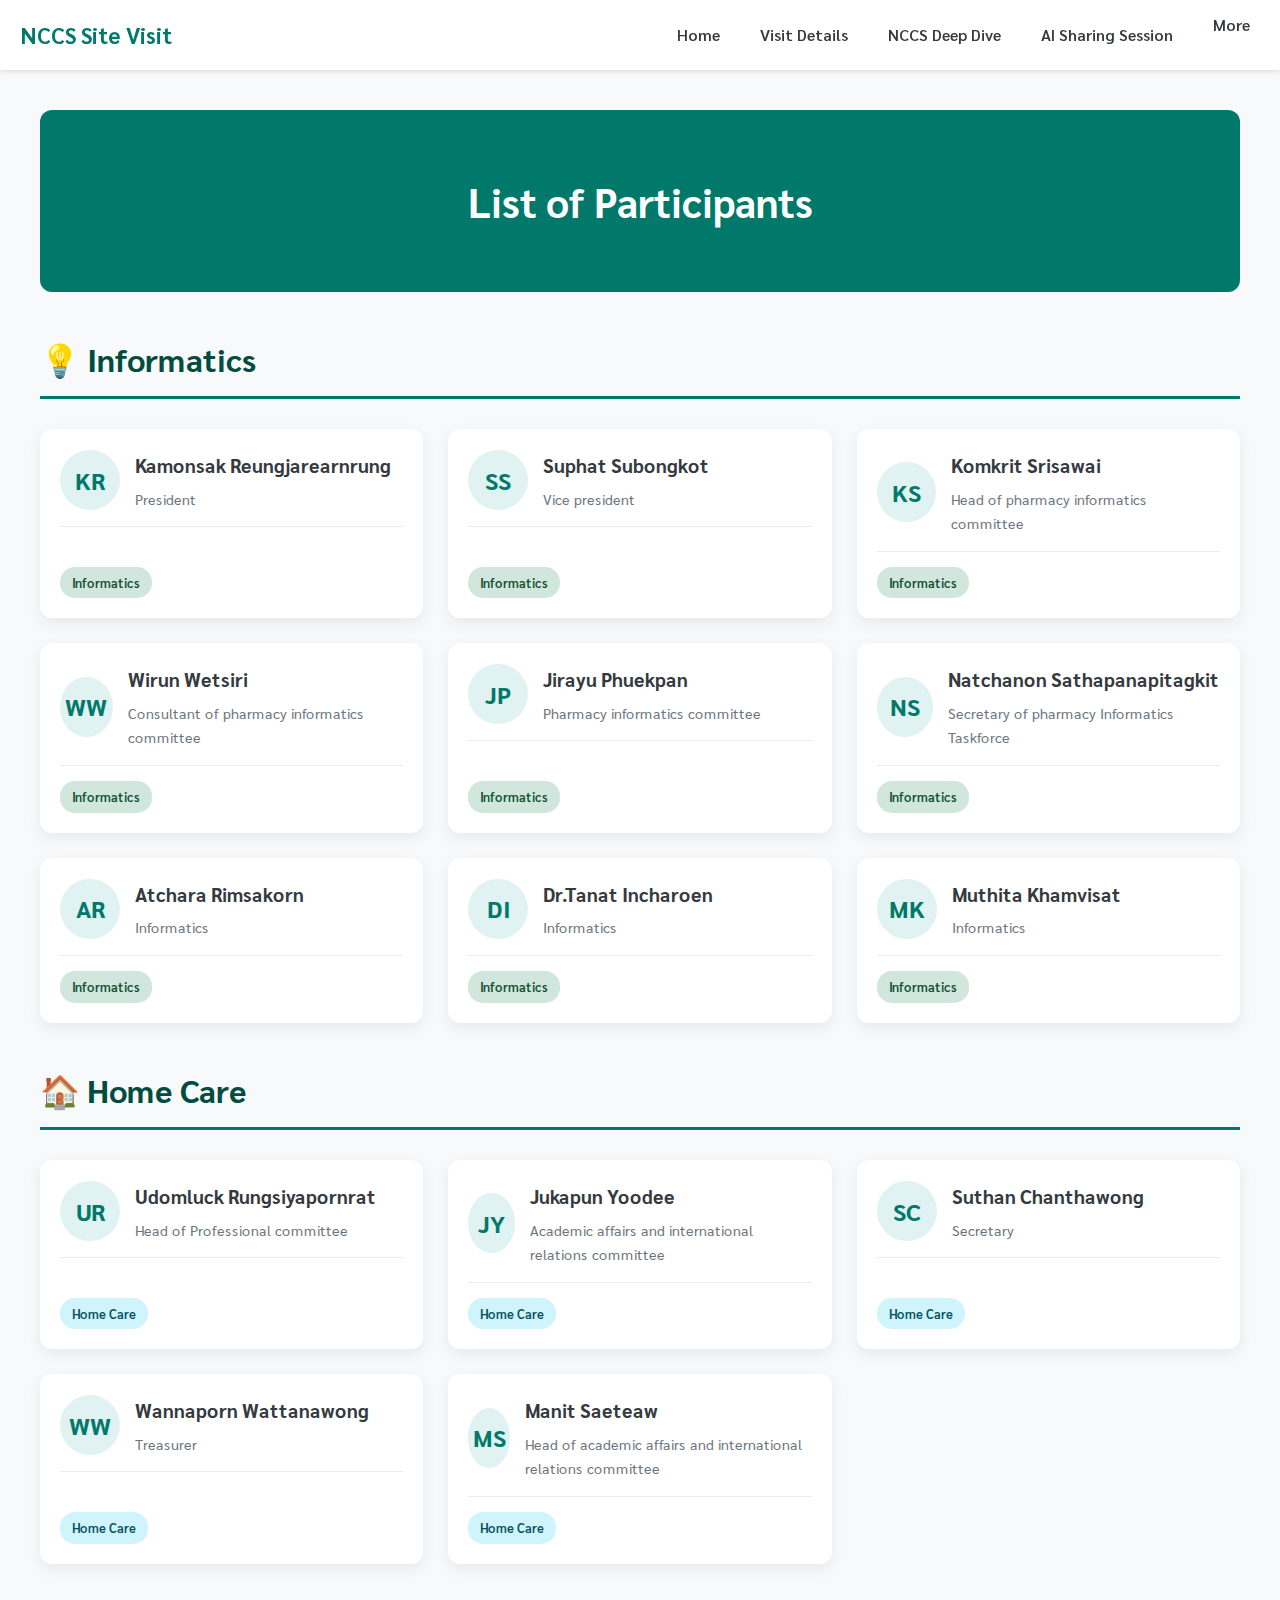
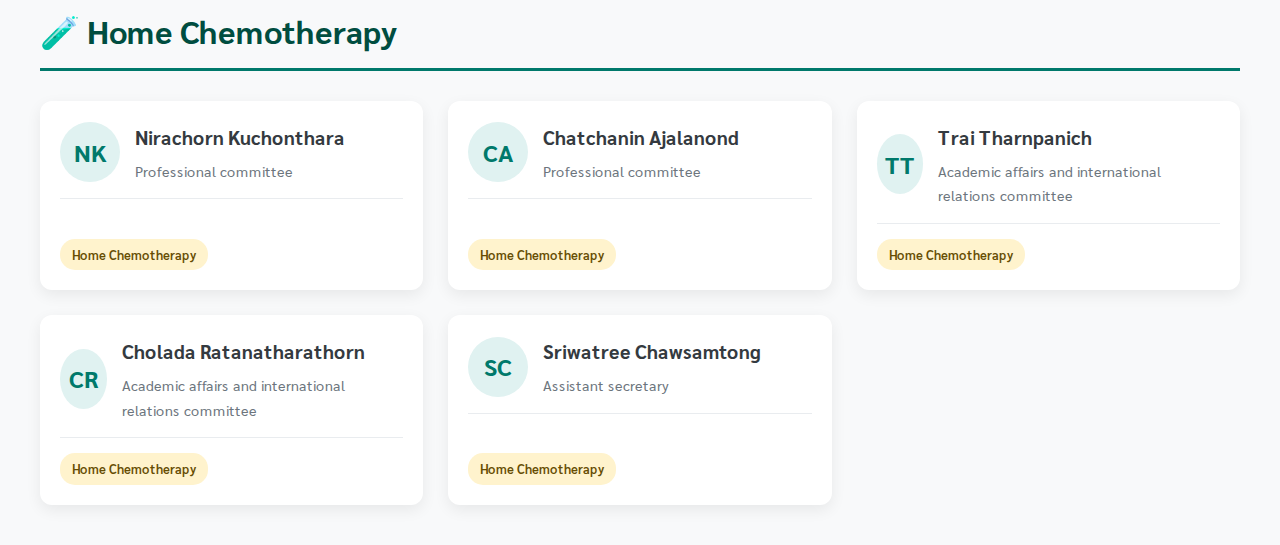
<file: Participants.html>
<!DOCTYPE html>
<html lang="th">
<head>
    <meta charset="UTF-8">
    <meta name="viewport" content="width=device-width, initial-scale=1.0">
    <title>List of Participants</title>
    <link rel="preconnect" href="https://fonts.googleapis.com">
    <link rel="preconnect" href="https://fonts.gstatic.com" crossorigin>
    <link href="https://fonts.googleapis.com/css2?family=Sarabun:wght@400;600;700;800&display=swap" rel="stylesheet">
    <style>
        body {
            font-family: 'Sarabun', sans-serif;
            background-color: #f8f9fa;
            color: #343a40;
            margin: 0;
            padding-top: 70px; /* Space for fixed navbar */
            line-height: 1.7;
        }
        /* Navbar Styles */
        .navbar {
            background-color: #fff;
            box-shadow: 0 2px 4px rgba(0,0,0,0.1);
            position: fixed;
            top: 0;
            left: 0;
            right: 0;
            z-index: 1000;
            display: flex;
            justify-content: space-between;
            align-items: center;
            padding: 0 20px;
            height: 70px;
        }
        .navbar-brand {
            font-weight: 700;
            font-size: 1.4em;
            color: #00796b;
            text-decoration: none;
        }
        .navbar-links {
            display: flex;
            gap: 20px;
        }
        .navbar-links a {
            text-decoration: none;
            color: #343a40;
            font-weight: 600;
            padding: 10px;
            border-radius: 6px;
            transition: background-color 0.2s;
        }
        .navbar-links a:hover, .navbar-links a.active {
            background-color: #e0f2f1;
            color: #004d40;
        }
        .dropdown {
            position: relative;
        }
        .dropdown-content {
            display: none;
            position: absolute;
            top: 100%;
            right: 0;
            background-color: #fff;
            min-width: 200px;
            box-shadow: 0 8px 16px rgba(0,0,0,0.2);
            border-radius: 8px;
            padding: 10px 0;
        }
        .dropdown-content a {
            display: block;
            padding: 12px 16px;
        }
        .dropdown:hover .dropdown-content {
            display: block;
        }
        /* Mobile Responsive */
        .menu-toggle {
            display: none;
            flex-direction: column;
            justify-content: space-between;
            width: 30px;
            height: 21px;
            cursor: pointer;
            padding: 5px;
        }
        .menu-toggle span {
            height: 3px;
            width: 100%;
            background-color: #343a40;
            transition: 0.3s;
            border-radius: 3px;
        }
        @media (max-width: 992px) {
            .navbar-links {
                position: fixed;
                left: -100%;
                top: 70px;
                flex-direction: column;
                background-color: white;
                width: 100%;
                text-align: center;
                transition: 0.3s;
                box-shadow: 0 10px 27px rgba(0,0,0,0.05);
                padding: 20px 0;
            }
            .navbar-links.active {
                left: 0;
            }
            .navbar-links a {
                padding: 15px;
                display: block;
                border-bottom: 1px solid #e9ecef;
            }
            .dropdown {
                width: 100%;
            }
            .dropdown-content {
                position: static;
                box-shadow: none;
                border-radius: 0;
                display: none;
                background-color: #f8f9fa;
            }
            .dropdown.active .dropdown-content {
                display: block;
            }
            .menu-toggle {
                display: flex;
            }
        }
        /* Main Content Styles */
        .container {
            max-width: 1200px;
            margin: 0 auto;
            padding: 40px 20px;
        }
        .hero {
            text-align: center;
            padding: 30px 20px;
            background-color: #00796b;
            color: white;
            border-radius: 12px;
            margin-bottom: 40px;
        }
        .hero h1 { font-size: 2.5em; }
        h2 { font-size: 2em; color: #004d40; border-bottom: 3px solid #00796b; padding-bottom: 10px; margin-top: 40px; margin-bottom: 30px; }
        .participants-grid { display: grid; grid-template-columns: repeat(auto-fill, minmax(300px, 1fr)); gap: 25px; }
        .participant-card { background: #fff; border-radius: 12px; box-shadow: 0 5px 15px rgba(0,0,0,0.07); padding: 20px; display: flex; flex-direction: column; transition: transform 0.2s ease, box-shadow 0.2s ease; }
        .participant-card:hover { transform: translateY(-5px); box-shadow: 0 8px 20px rgba(0,0,0,0.1); }
        .card-header { display: flex; align-items: center; gap: 15px; border-bottom: 1px solid #e9ecef; padding-bottom: 15px; margin-bottom: 15px; }
        .avatar-placeholder { width: 60px; height: 60px; border-radius: 50%; background-color: #e0f2f1; color: #00796b; display: flex; align-items: center; justify-content: center; font-weight: 700; font-size: 1.5em; }
        .participant-info h3 { margin: 0; font-size: 1.2em; font-weight: 700; color: #343a40; }
        .participant-info p { margin: 5px 0 0 0; font-size: 0.9em; color: #6c757d; }
        .focus-tag { align-self: flex-start; margin-top: auto; padding: 5px 12px; border-radius: 15px; font-size: 0.8em; font-weight: 600; }
        .tag-informatics { background-color: #d1e7dd; color: #0f5132; }
        .tag-home-care { background-color: #cff4fc; color: #055160; }
        .tag-home-chemotherapy { background-color: #fff3cd; color: #664d03; }
    </style>
</head>
<body>

    <header class="navbar">
        <a href="index.html" class="navbar-brand">NCCS Site Visit</a>
        <nav class="navbar-links">
            <a href="index.html">Home</a>
            <a href="Visit Detail.html">Visit Details</a>
            <a href="NCCS Detail.html">NCCS Deep Dive</a>
            <a href="SharingAI.html">AI Sharing Session</a>
            <div class="dropdown">
                <a href="#">More</a>
                <div class="dropdown-content">
                    <a href="Participants.html" class="active">Participants</a>
                    <a href="Logistic Plan.html">Logistics</a>
                    <a href="Flashcards.html">Flashcards Game</a>
                    <a href="APOPA.html">About APOPA</a>
                </div>
            </div>
        </nav>
        <div class="menu-toggle">
            <span></span>
            <span></span>
            <span></span>
        </div>
    </header>

    <div class="container">
        <header class="hero">
            <h1>List of Participants</h1>
        </header>

        <main>
            <section>
                <h2>💡 Informatics</h2>
                <div class="participants-grid">
                    <!-- Informatics Participants -->
                    <div class="participant-card"> <div class="card-header"><div class="avatar-placeholder">KR</div><div class="participant-info"><h3>Kamonsak Reungjarearnrung</h3><p>President</p></div></div> <span class="focus-tag tag-informatics">Informatics</span> </div>
                    <div class="participant-card"> <div class="card-header"><div class="avatar-placeholder">SS</div><div class="participant-info"><h3>Suphat Subongkot</h3><p>Vice president</p></div></div> <span class="focus-tag tag-informatics">Informatics</span> </div>
                    <div class="participant-card"> <div class="card-header"><div class="avatar-placeholder">KS</div><div class="participant-info"><h3>Komkrit Srisawai</h3><p>Head of pharmacy informatics committee</p></div></div> <span class="focus-tag tag-informatics">Informatics</span> </div>
                    <div class="participant-card"> <div class="card-header"><div class="avatar-placeholder">WW</div><div class="participant-info"><h3>Wirun Wetsiri</h3><p>Consultant of pharmacy informatics committee</p></div></div> <span class="focus-tag tag-informatics">Informatics</span> </div>
                    <div class="participant-card"> <div class="card-header"><div class="avatar-placeholder">JP</div><div class="participant-info"><h3>Jirayu Phuekpan</h3><p>Pharmacy informatics committee</p></div></div> <span class="focus-tag tag-informatics">Informatics</span> </div>
                    <div class="participant-card"> <div class="card-header"><div class="avatar-placeholder">NS</div><div class="participant-info"><h3>Natchanon Sathapanapitagkit</h3><p>Secretary of pharmacy Informatics Taskforce</p></div></div> <span class="focus-tag tag-informatics">Informatics</span> </div>
                    <div class="participant-card"> <div class="card-header"><div class="avatar-placeholder">AR</div><div class="participant-info"><h3>Atchara Rimsakorn</h3><p>Informatics</p></div></div> <span class="focus-tag tag-informatics">Informatics</span> </div>
                    <div class="participant-card"> <div class="card-header"><div class="avatar-placeholder">DI</div><div class="participant-info"><h3>Dr.Tanat Incharoen</h3><p>Informatics</p></div></div> <span class="focus-tag tag-informatics">Informatics</span> </div>
                    <div class="participant-card"> <div class="card-header"><div class="avatar-placeholder">MK</div><div class="participant-info"><h3>Muthita Khamvisat</h3><p>Informatics</p></div></div> <span class="focus-tag tag-informatics">Informatics</span> </div>
                </div>
            </section>

            <section>
                <h2>🏠 Home Care</h2>
                <div class="participants-grid">
                    <div class="participant-card"> <div class="card-header"><div class="avatar-placeholder">UR</div><div class="participant-info"><h3>Udomluck Rungsiyapornrat</h3><p>Head of Professional committee</p></div></div> <span class="focus-tag tag-home-care">Home Care</span> </div>
                    <div class="participant-card"> <div class="card-header"><div class="avatar-placeholder">JY</div><div class="participant-info"><h3>Jukapun Yoodee</h3><p>Academic affairs and international relations committee</p></div></div> <span class="focus-tag tag-home-care">Home Care</span> </div>
                    <div class="participant-card"> <div class="card-header"><div class="avatar-placeholder">SC</div><div class="participant-info"><h3>Suthan Chanthawong</h3><p>Secretary</p></div></div> <span class="focus-tag tag-home-care">Home Care</span> </div>
                    <div class="participant-card"> <div class="card-header"><div class="avatar-placeholder">WW</div><div class="participant-info"><h3>Wannaporn Wattanawong</h3><p>Treasurer</p></div></div> <span class="focus-tag tag-home-care">Home Care</span> </div>
                    <div class="participant-card"> <div class="card-header"><div class="avatar-placeholder">MS</div><div class="participant-info"><h3>Manit Saeteaw</h3><p>Head of academic affairs and international relations committee</p></div></div> <span class="focus-tag tag-home-care">Home Care</span> </div>
                </div>
            </section>

            <section>
                <h2>🧪 Home Chemotherapy</h2>
                <div class="participants-grid">
                    <div class="participant-card"> <div class="card-header"><div class="avatar-placeholder">NK</div><div class="participant-info"><h3>Nirachorn Kuchonthara</h3><p>Professional committee</p></div></div> <span class="focus-tag tag-home-chemotherapy">Home Chemotherapy</span> </div>
                    <div class="participant-card"> <div class="card-header"><div class="avatar-placeholder">CA</div><div class="participant-info"><h3>Chatchanin Ajalanond</h3><p>Professional committee</p></div></div> <span class="focus-tag tag-home-chemotherapy">Home Chemotherapy</span> </div>
                    <div class="participant-card"> <div class="card-header"><div class="avatar-placeholder">TT</div><div class="participant-info"><h3>Trai Tharnpanich</h3><p>Academic affairs and international relations committee</p></div></div> <span class="focus-tag tag-home-chemotherapy">Home Chemotherapy</span> </div>
                    <div class="participant-card"> <div class="card-header"><div class="avatar-placeholder">CR</div><div class="participant-info"><h3>Cholada Ratanatharathorn</h3><p>Academic affairs and international relations committee</p></div></div> <span class="focus-tag tag-home-chemotherapy">Home Chemotherapy</span> </div>
                    <div class="participant-card"> <div class="card-header"><div class="avatar-placeholder">SC</div><div class="participant-info"><h3>Sriwatree Chawsamtong</h3><p>Assistant secretary</p></div></div> <span class="focus-tag tag-home-chemotherapy">Home Chemotherapy</span> </div>
                </div>
            </section>

        </main>
    </div>
    
    <script>
        document.addEventListener('DOMContentLoaded', function() {
            const menuToggle = document.querySelector('.menu-toggle');
            const navbarLinks = document.querySelector('.navbar-links');
            
            menuToggle.addEventListener('click', function() {
                navbarLinks.classList.toggle('active');
            });
            
            // Close mobile menu when clicking on a link
            const navLinks = document.querySelectorAll('.navbar-links a');
            navLinks.forEach(link => {
                link.addEventListener('click', () => {
                    if (window.innerWidth <= 992) {
                        navbarLinks.classList.remove('active');
                    }
                });
            });
            
            // Handle dropdown in mobile view
            const dropdown = document.querySelector('.dropdown');
            const dropdownLink = dropdown.querySelector('a');
            
            if (window.innerWidth <= 992) {
                dropdownLink.addEventListener('click', function(e) {
                    if (navbarLinks.classList.contains('active')) {
                        e.preventDefault();
                        dropdown.classList.toggle('active');
                    }
                });
            }
        });
    </script>
</body>
</html>
</file>
